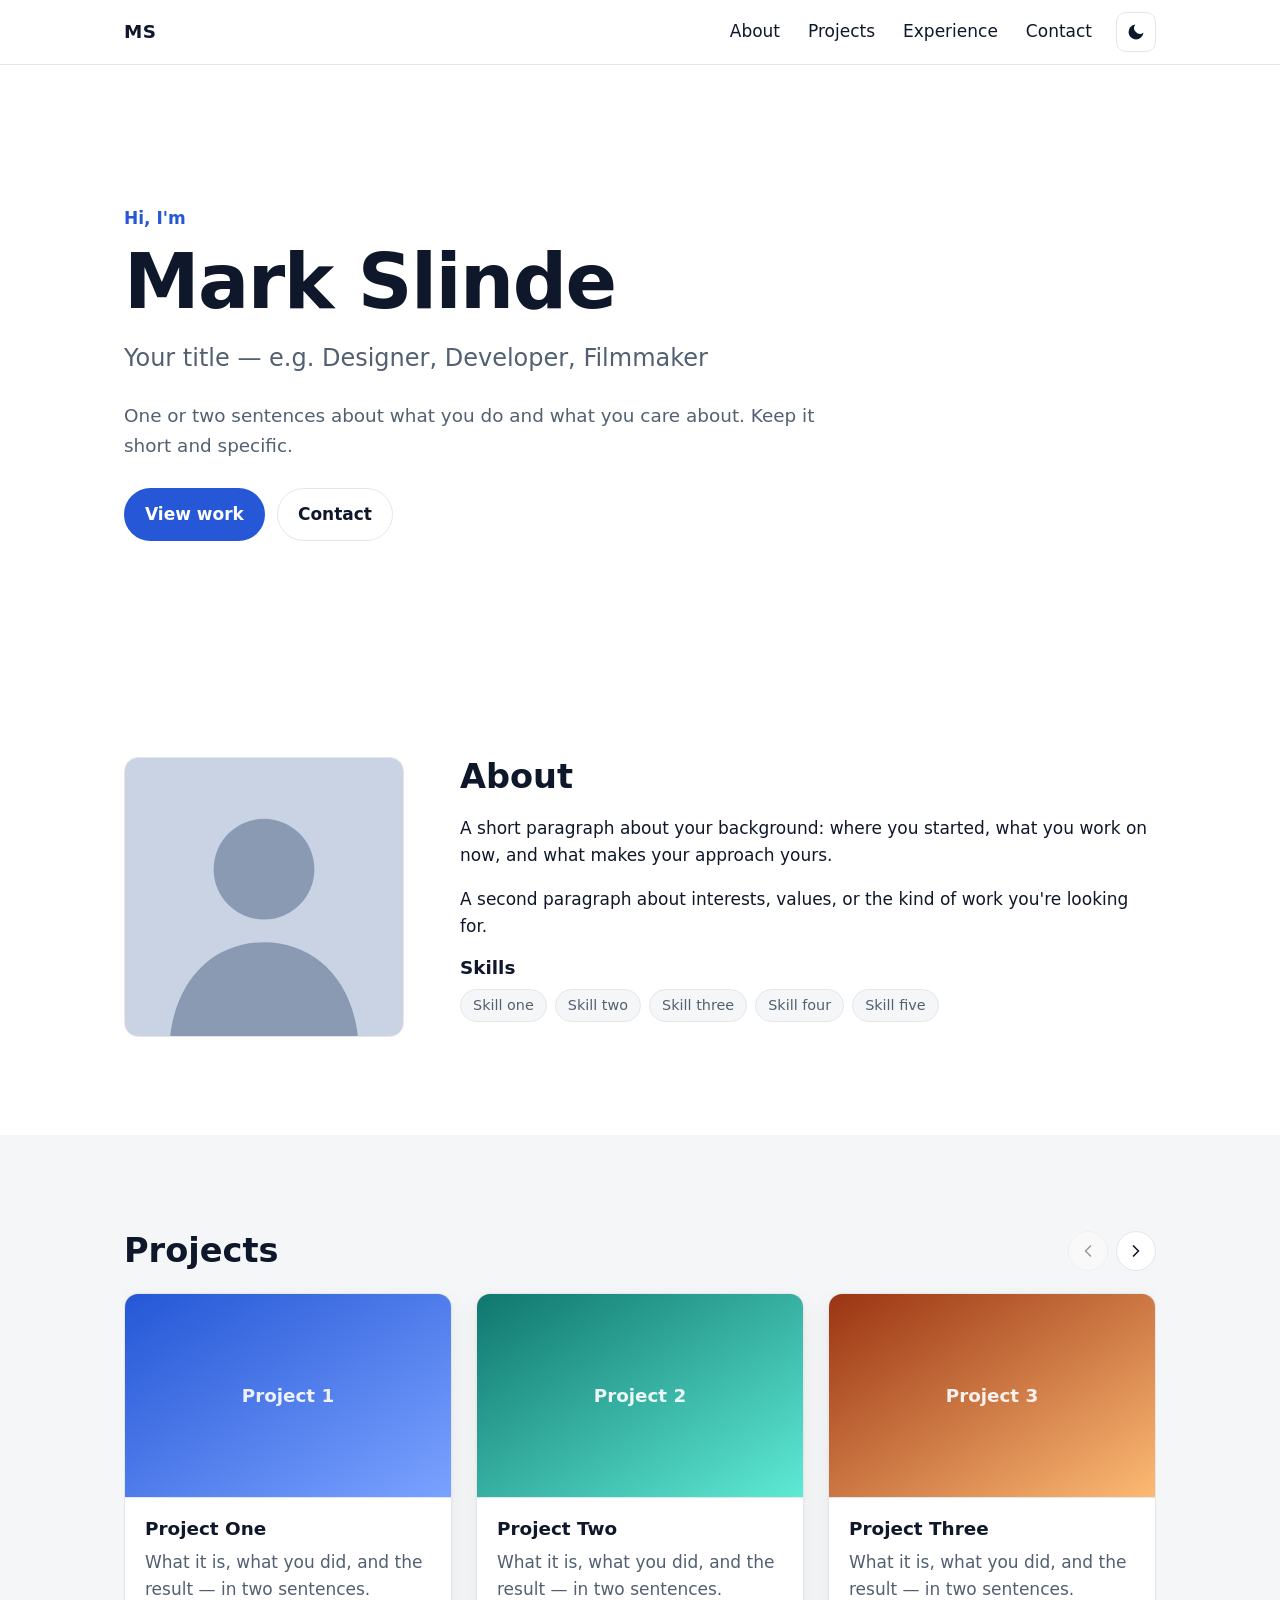
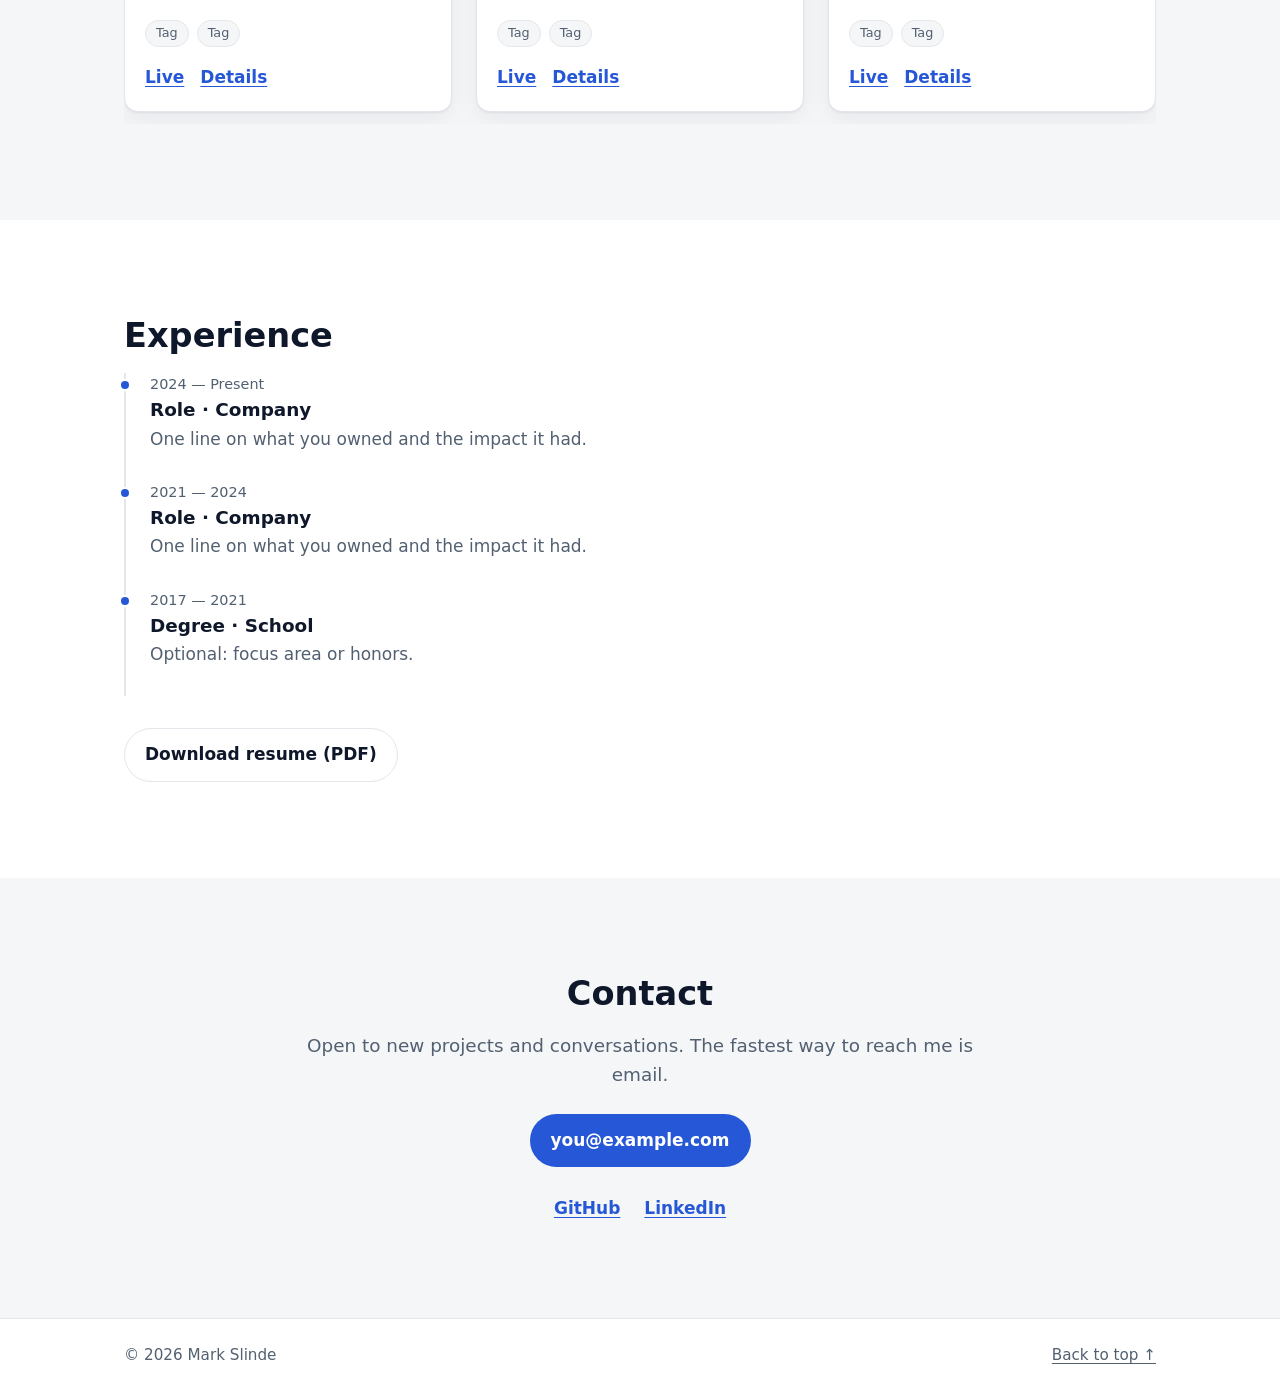
<file: index.html>
<!doctype html>
<html lang="en">
<head>
  <meta charset="utf-8">
  <meta name="viewport" content="width=device-width, initial-scale=1">
  <title>Mark Slinde — Portfolio</title>
  <meta name="description" content="Portfolio of Mark Slinde: selected projects, experience and contact details.">
  <meta property="og:title" content="Mark Slinde — Portfolio">
  <meta property="og:description" content="Selected projects, experience and contact details.">
  <meta property="og:type" content="website">
  <meta property="og:image" content="assets/img/og-image.svg">
  <meta name="theme-color" content="#0f172a">
  <link rel="icon" href="favicon.svg" type="image/svg+xml">
  <link rel="stylesheet" href="styles.css">
  <!-- Apply saved theme before paint to avoid a flash -->
  <script>
    try { var t = localStorage.getItem('theme'); if (t) document.documentElement.dataset.theme = t; } catch (e) {}
  </script>
  <script src="script.js" defer></script>
</head>
<body>
  <a class="skip-link" href="#main">Skip to content</a>

  <header class="site-header">
    <div class="container header-inner">
      <a class="logo" href="#top" aria-label="Home">MS</a>
      <nav aria-label="Primary">
        <button class="nav-toggle" aria-expanded="false" aria-controls="nav-links">
          <span class="sr-only">Menu</span>
          <svg width="22" height="22" viewBox="0 0 24 24" aria-hidden="true"><path d="M3 6h18M3 12h18M3 18h18" stroke="currentColor" stroke-width="2" stroke-linecap="round"/></svg>
        </button>
        <ul id="nav-links" class="nav-links">
          <li><a href="#about">About</a></li>
          <li><a href="#projects">Projects</a></li>
          <li><a href="#experience">Experience</a></li>
          <li><a href="#contact">Contact</a></li>
        </ul>
      </nav>
      <button class="theme-toggle" type="button" aria-label="Toggle dark mode">
        <svg class="icon-moon" width="20" height="20" viewBox="0 0 24 24" aria-hidden="true"><path d="M21 12.8A9 9 0 1 1 11.2 3a7 7 0 0 0 9.8 9.8z" fill="currentColor"/></svg>
        <svg class="icon-sun" width="20" height="20" viewBox="0 0 24 24" aria-hidden="true"><circle cx="12" cy="12" r="4.5" fill="currentColor"/><path d="M12 1.5v3M12 19.5v3M1.5 12h3M19.5 12h3M4.6 4.6l2.1 2.1M17.3 17.3l2.1 2.1M4.6 19.4l2.1-2.1M17.3 6.7l2.1-2.1" stroke="currentColor" stroke-width="2" stroke-linecap="round"/></svg>
      </button>
    </div>
  </header>

  <main id="main">
    <!-- HERO -->
    <section id="top" class="hero">
      <div class="container">
        <p class="eyebrow">Hi, I'm</p>
        <h1>Mark Slinde</h1>
        <p class="tagline">Your title — e.g. Designer, Developer, Filmmaker</p>
        <p class="lead">One or two sentences about what you do and what you care about. Keep it short and specific.</p>
        <div class="cta-row">
          <a class="btn btn-primary" href="#projects">View work</a>
          <a class="btn btn-ghost" href="#contact">Contact</a>
        </div>
      </div>
    </section>

    <!-- ABOUT -->
    <section id="about" class="section">
      <div class="container about-grid">
        <img class="headshot" src="assets/img/headshot.svg" alt="Portrait of Mark Slinde" width="320" height="320">
        <div>
          <h2>About</h2>
          <p>A short paragraph about your background: where you started, what you work on now, and what makes your approach yours.</p>
          <p>A second paragraph about interests, values, or the kind of work you're looking for.</p>
          <h3>Skills</h3>
          <ul class="tags">
            <li>Skill one</li>
            <li>Skill two</li>
            <li>Skill three</li>
            <li>Skill four</li>
            <li>Skill five</li>
          </ul>
        </div>
      </div>
    </section>

    <!-- PROJECTS: copy an <article class="card"> block inside .cards to add a project -->
    <section id="projects" class="section section-alt">
      <div class="container">
        <div class="carousel">
          <div class="section-head">
            <h2>Projects</h2>
            <div class="carousel-controls">
              <button class="carousel-btn" type="button" data-dir="-1" aria-label="Previous projects" hidden>
                <svg width="20" height="20" viewBox="0 0 24 24" fill="none" stroke="currentColor" stroke-width="2" stroke-linecap="round" stroke-linejoin="round" aria-hidden="true"><path d="M15 18l-6-6 6-6"/></svg>
              </button>
              <button class="carousel-btn" type="button" data-dir="1" aria-label="Next projects" hidden>
                <svg width="20" height="20" viewBox="0 0 24 24" fill="none" stroke="currentColor" stroke-width="2" stroke-linecap="round" stroke-linejoin="round" aria-hidden="true"><path d="M9 6l6 6-6 6"/></svg>
              </button>
            </div>
          </div>
          <div class="cards" role="region" aria-label="Projects" tabindex="0">
            <article class="card">
              <img src="assets/img/project-1.svg" alt="Screenshot of Project One" width="640" height="400" loading="lazy">
              <div class="card-body">
                <h3>Project One</h3>
                <p>What it is, what you did, and the result — in two sentences.</p>
                <ul class="tags tags-sm"><li>Tag</li><li>Tag</li></ul>
                <p class="card-links"><a href="#">Live</a><a href="#">Details</a></p>
              </div>
            </article>
            <article class="card">
              <img src="assets/img/project-2.svg" alt="Screenshot of Project Two" width="640" height="400" loading="lazy">
              <div class="card-body">
                <h3>Project Two</h3>
                <p>What it is, what you did, and the result — in two sentences.</p>
                <ul class="tags tags-sm"><li>Tag</li><li>Tag</li></ul>
                <p class="card-links"><a href="#">Live</a><a href="#">Details</a></p>
              </div>
            </article>
            <article class="card">
              <img src="assets/img/project-3.svg" alt="Screenshot of Project Three" width="640" height="400" loading="lazy">
              <div class="card-body">
                <h3>Project Three</h3>
                <p>What it is, what you did, and the result — in two sentences.</p>
                <ul class="tags tags-sm"><li>Tag</li><li>Tag</li></ul>
                <p class="card-links"><a href="#">Live</a><a href="#">Details</a></p>
              </div>
            </article>
            <article class="card">
              <img src="assets/img/project-4.svg" alt="Screenshot of Project Four" width="640" height="400" loading="lazy">
              <div class="card-body">
                <h3>Project Four</h3>
                <p>What it is, what you did, and the result — in two sentences.</p>
                <ul class="tags tags-sm"><li>Tag</li><li>Tag</li></ul>
                <p class="card-links"><a href="#">Live</a><a href="#">Details</a></p>
              </div>
            </article>
          </div><!-- /.cards -->
        </div><!-- /.carousel -->
      </div>
    </section>

    <!-- EXPERIENCE -->
    <section id="experience" class="section">
      <div class="container">
        <h2>Experience</h2>
        <ol class="timeline">
          <li>
            <p class="when">2024 — Present</p>
            <h3>Role · Company</h3>
            <p>One line on what you owned and the impact it had.</p>
          </li>
          <li>
            <p class="when">2021 — 2024</p>
            <h3>Role · Company</h3>
            <p>One line on what you owned and the impact it had.</p>
          </li>
          <li>
            <p class="when">2017 — 2021</p>
            <h3>Degree · School</h3>
            <p>Optional: focus area or honors.</p>
          </li>
        </ol>
        <a class="btn btn-ghost" href="assets/resume.pdf" download>Download resume (PDF)</a>
      </div>
    </section>

    <!-- CONTACT -->
    <section id="contact" class="section section-alt">
      <div class="container contact">
        <h2>Contact</h2>
        <p class="lead">Open to new projects and conversations. The fastest way to reach me is email.</p>
        <a class="btn btn-primary" href="mailto:you@example.com">you@example.com</a>
        <ul class="socials">
          <li><a href="https://github.com/your-username" rel="noopener">GitHub</a></li>
          <li><a href="https://www.linkedin.com/in/your-profile" rel="noopener">LinkedIn</a></li>
        </ul>
      </div>
    </section>
  </main>

  <footer class="site-footer">
    <div class="container footer-inner">
      <p>© <span id="year">2026</span> Mark Slinde</p>
      <a href="#top">Back to top ↑</a>
    </div>
  </footer>
</body>
</html>
</file>
<file: styles.css>
/* ---------- Design tokens ---------- */
:root {
  --bg: #ffffff;
  --bg-alt: #f5f6f8;
  --surface: #ffffff;
  --text: #0f172a;
  --muted: #526071;
  --border: #e3e6eb;
  --accent: #2557d6;
  --accent-contrast: #ffffff;
  --radius: 14px;
  --shadow: 0 1px 2px rgb(15 23 42 / 0.06), 0 8px 24px rgb(15 23 42 / 0.06);
  --font: ui-sans-serif, system-ui, -apple-system, "Segoe UI", Roboto, "Helvetica Neue", Arial, sans-serif;
  --maxw: 1080px;
  color-scheme: light;
}

@media (prefers-color-scheme: dark) {
  :root:not([data-theme="light"]) {
    --bg: #0d1117;
    --bg-alt: #131a23;
    --surface: #161e29;
    --text: #e6eaf0;
    --muted: #9aa6b5;
    --border: #253041;
    --accent: #7aa2ff;
    --accent-contrast: #0d1117;
    --shadow: 0 1px 2px rgb(0 0 0 / 0.4), 0 8px 24px rgb(0 0 0 / 0.3);
    color-scheme: dark;
  }
}
:root[data-theme="dark"] {
  --bg: #0d1117;
  --bg-alt: #131a23;
  --surface: #161e29;
  --text: #e6eaf0;
  --muted: #9aa6b5;
  --border: #253041;
  --accent: #7aa2ff;
  --accent-contrast: #0d1117;
  --shadow: 0 1px 2px rgb(0 0 0 / 0.4), 0 8px 24px rgb(0 0 0 / 0.3);
  color-scheme: dark;
}

/* ---------- Base ---------- */
*, *::before, *::after { box-sizing: border-box; }
html { scroll-behavior: smooth; scroll-padding-top: 72px; }
body {
  margin: 0;
  font-family: var(--font);
  font-size: 1.0625rem;
  line-height: 1.6;
  color: var(--text);
  background: var(--bg);
  -webkit-font-smoothing: antialiased;
}
img { max-width: 100%; height: auto; display: block; }
a { color: var(--accent); text-underline-offset: 3px; }
h1, h2, h3 { line-height: 1.2; margin: 0 0 0.5em; }
h2 { font-size: clamp(1.6rem, 3vw, 2.1rem); }
h3 { font-size: 1.15rem; }
p { margin: 0 0 1em; }
:focus-visible { outline: 3px solid var(--accent); outline-offset: 3px; border-radius: 4px; }

.container { width: 100%; max-width: var(--maxw); margin: 0 auto; padding: 0 16px; }
@media (min-width: 640px) { .container { padding: 0 24px; } }

.sr-only {
  position: absolute; width: 1px; height: 1px; padding: 0; margin: -1px;
  overflow: hidden; clip: rect(0 0 0 0); white-space: nowrap; border: 0;
}
.skip-link {
  position: absolute; left: 16px; top: -48px; z-index: 100;
  background: var(--accent); color: var(--accent-contrast);
  padding: 8px 14px; border-radius: 8px; text-decoration: none;
}
.skip-link:focus { top: 12px; }

/* ---------- Header ---------- */
.site-header {
  position: sticky; top: 0; z-index: 50;
  background: color-mix(in srgb, var(--bg) 85%, transparent);
  backdrop-filter: saturate(1.4) blur(10px);
  border-bottom: 1px solid var(--border);
}
.header-inner { display: flex; align-items: center; gap: 12px; height: 64px; }
.logo {
  font-weight: 800; font-size: 1.15rem; letter-spacing: 0.02em;
  color: var(--text); text-decoration: none; margin-right: auto;
}
nav { position: relative; }
.nav-toggle, .theme-toggle {
  display: inline-grid; place-items: center;
  width: 40px; height: 40px; border-radius: 10px;
  border: 1px solid var(--border); background: var(--surface); color: var(--text);
  cursor: pointer;
}
.nav-links {
  list-style: none; margin: 0; padding: 8px;
  position: absolute; right: 0; top: 52px; min-width: 180px;
  background: var(--surface); border: 1px solid var(--border);
  border-radius: var(--radius); box-shadow: var(--shadow);
  display: none;
}
.nav-links.open { display: block; }
.nav-links a {
  display: block; padding: 10px 12px; border-radius: 8px;
  color: var(--text); text-decoration: none; font-weight: 500;
}
.nav-links a:hover { background: var(--bg-alt); }

@media (min-width: 640px) {
  .nav-toggle { display: none; }
  .nav-links {
    display: flex; position: static; gap: 4px; padding: 0;
    background: none; border: 0; box-shadow: none; min-width: 0;
  }
  .nav-links a { padding: 8px 12px; }
}

.theme-toggle .icon-sun { display: none; }
:root[data-theme="dark"] .theme-toggle .icon-sun { display: block; }
:root[data-theme="dark"] .theme-toggle .icon-moon { display: none; }
@media (prefers-color-scheme: dark) {
  :root:not([data-theme="light"]) .theme-toggle .icon-sun { display: block; }
  :root:not([data-theme="light"]) .theme-toggle .icon-moon { display: none; }
}

/* ---------- Buttons & tags ---------- */
.btn {
  display: inline-block; padding: 12px 20px; border-radius: 999px;
  font-weight: 600; text-decoration: none; border: 1px solid transparent;
  transition: transform 0.15s ease, background-color 0.15s ease;
}
.btn:hover { transform: translateY(-1px); }
.btn-primary { background: var(--accent); color: var(--accent-contrast); }
.btn-ghost { border-color: var(--border); color: var(--text); background: var(--surface); }
.btn-ghost:hover { border-color: var(--accent); }

.tags { list-style: none; padding: 0; margin: 0 0 1em; display: flex; flex-wrap: wrap; gap: 8px; }
.tags li {
  padding: 4px 12px; border-radius: 999px; font-size: 0.9rem;
  background: var(--bg-alt); border: 1px solid var(--border); color: var(--muted);
}
.tags-sm li { font-size: 0.8rem; padding: 2px 10px; }

/* ---------- Sections ---------- */
.section { padding: 72px 0; }
.section-alt { background: var(--bg-alt); }
@media (min-width: 960px) { .section { padding: 96px 0; } }

.hero { padding: 88px 0 72px; }
@media (min-width: 960px) { .hero { padding: 140px 0 120px; } }
.eyebrow { color: var(--accent); font-weight: 600; margin-bottom: 0.25em; }
.hero h1 { font-size: clamp(2.6rem, 8vw, 4.75rem); letter-spacing: -0.02em; margin-bottom: 0.15em; }
.tagline { font-size: clamp(1.15rem, 2.4vw, 1.5rem); color: var(--muted); font-weight: 500; }
.lead { font-size: 1.15rem; color: var(--muted); max-width: 60ch; }
.cta-row { display: flex; flex-wrap: wrap; gap: 12px; margin-top: 28px; }

.about-grid { display: grid; gap: 32px; align-items: start; }
.headshot { width: min(260px, 70%); aspect-ratio: 1; object-fit: cover; border-radius: 50%; border: 1px solid var(--border); }
@media (min-width: 768px) {
  .about-grid { grid-template-columns: 280px 1fr; gap: 56px; }
  .headshot { width: 100%; border-radius: var(--radius); }
}

/* Projects row: one horizontal row that pages with the arrow buttons */
.section-head { display: flex; justify-content: space-between; align-items: center; gap: 16px; margin-bottom: 1rem; }
.section-head h2 { margin: 0; }
.carousel-controls { display: flex; gap: 8px; }
.carousel-btn {
  display: grid; place-items: center; width: 40px; height: 40px; padding: 0;
  border-radius: 50%; border: 1px solid var(--border);
  background: var(--surface); color: var(--text); cursor: pointer;
  transition: border-color 0.15s ease, color 0.15s ease, opacity 0.15s ease;
}
.carousel-btn[hidden] { display: none; }
.carousel-btn:hover:not(:disabled) { border-color: var(--accent); color: var(--accent); }
.carousel-btn:disabled { opacity: 0.4; cursor: default; }

.cards {
  display: grid; gap: 24px;
  grid-auto-flow: column; grid-auto-columns: 85%;
  overflow-x: auto; overscroll-behavior-x: contain;
  scroll-snap-type: x mandatory; scroll-behavior: smooth;
  padding: 6px 0 12px;
  scrollbar-width: thin; scrollbar-color: var(--border) transparent;
}
/* Arrows are active (script.js ran): hide the scrollbar. Without JS it stays as the fallback. */
.carousel.is-enhanced .cards { scrollbar-width: none; }
.carousel.is-enhanced .cards::-webkit-scrollbar { display: none; }
.cards:focus-visible { outline: 2px solid var(--accent); outline-offset: 4px; border-radius: var(--radius); }
@media (min-width: 640px) { .cards { grid-auto-columns: calc((100% - 24px) / 2); } }
@media (min-width: 960px) { .cards { grid-auto-columns: calc((100% - 48px) / 3); } }
.cards > .card { scroll-snap-align: start; }
.card {
  background: var(--surface); border: 1px solid var(--border);
  border-radius: var(--radius); overflow: hidden; box-shadow: var(--shadow);
  display: flex; flex-direction: column;
  transition: transform 0.2s ease;
}
.card:hover { transform: translateY(-3px); }
.card img { aspect-ratio: 16 / 10; object-fit: cover; width: 100%; border-bottom: 1px solid var(--border); }
.card-body { padding: 20px; display: flex; flex-direction: column; flex: 1; }
.card-body p { color: var(--muted); }
.card-links { margin: auto 0 0; display: flex; gap: 16px; font-weight: 600; }

.timeline { list-style: none; padding: 0; margin: 0 0 32px; border-left: 2px solid var(--border); }
.timeline li { position: relative; padding: 0 0 28px 24px; }
.timeline li::before {
  content: ""; position: absolute; left: -7px; top: 6px;
  width: 12px; height: 12px; border-radius: 50%;
  background: var(--accent); border: 2px solid var(--bg);
}
.timeline .when { color: var(--muted); font-size: 0.9rem; margin-bottom: 0.2em; }
.timeline h3 { margin-bottom: 0.25em; }
.timeline p:last-child { margin-bottom: 0; color: var(--muted); }

.contact { text-align: center; }
.contact .lead { margin: 0 auto 24px; }
.contact .btn { overflow-wrap: anywhere; }
.socials { list-style: none; padding: 0; margin: 28px 0 0; display: flex; justify-content: center; gap: 24px; font-weight: 600; }

/* ---------- Footer ---------- */
.site-footer { border-top: 1px solid var(--border); padding: 24px 0; color: var(--muted); font-size: 0.95rem; }
.footer-inner { display: flex; flex-wrap: wrap; justify-content: space-between; gap: 8px; }
.footer-inner p { margin: 0; }
.site-footer a { color: var(--muted); }

/* ---------- 404 ---------- */
.not-found { min-height: 70vh; display: grid; place-items: center; text-align: center; padding: 48px 0; }

/* ---------- Motion ---------- */
@media (prefers-reduced-motion: reduce) {
  html, .cards { scroll-behavior: auto; }
  *, *::before, *::after { transition: none !important; animation: none !important; }
}
</file>
